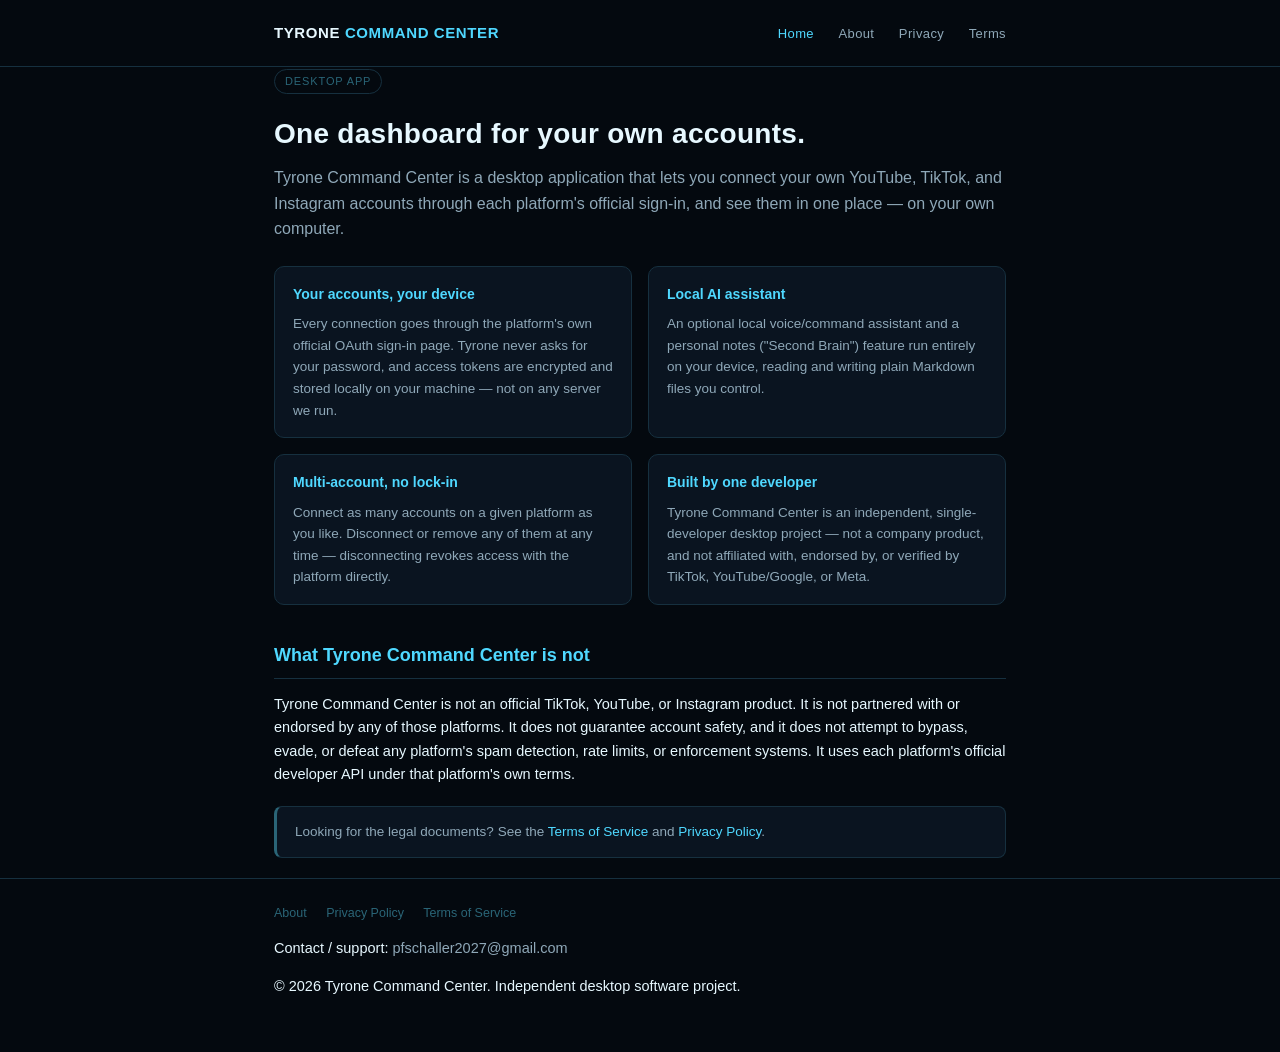
<file: index.html>
<!DOCTYPE html>
<html lang="en">
<head>
<meta charset="UTF-8">
<meta name="viewport" content="width=device-width, initial-scale=1.0">
<title>Tyrone Command Center</title>
<meta name="description" content="Tyrone Command Center is a desktop dashboard for managing your own connected YouTube, TikTok, and Instagram accounts, plus a local AI assistant and knowledge base.">
<link rel="stylesheet" href="style.css">
</head>
<body>
<header class="site-header">
  <div class="wrap">
    <div class="brand">TYRONE <span>COMMAND CENTER</span></div>
    <nav class="site-nav">
      <a href="index.html" class="active">Home</a>
      <a href="about.html">About</a>
      <a href="privacy.html">Privacy</a>
      <a href="terms.html">Terms</a>
    </nav>
  </div>
</header>

<main class="wrap">
  <span class="tag">Desktop App</span>
  <h1>One dashboard for your own accounts.</h1>
  <p class="lede">Tyrone Command Center is a desktop application that lets you connect your own YouTube, TikTok, and Instagram accounts through each platform's official sign-in, and see them in one place — on your own computer.</p>

  <div class="grid">
    <div class="card">
      <h3>Your accounts, your device</h3>
      <p>Every connection goes through the platform's own official OAuth sign-in page. Tyrone never asks for your password, and access tokens are encrypted and stored locally on your machine — not on any server we run.</p>
    </div>
    <div class="card">
      <h3>Local AI assistant</h3>
      <p>An optional local voice/command assistant and a personal notes ("Second Brain") feature run entirely on your device, reading and writing plain Markdown files you control.</p>
    </div>
    <div class="card">
      <h3>Multi-account, no lock-in</h3>
      <p>Connect as many accounts on a given platform as you like. Disconnect or remove any of them at any time — disconnecting revokes access with the platform directly.</p>
    </div>
    <div class="card">
      <h3>Built by one developer</h3>
      <p>Tyrone Command Center is an independent, single-developer desktop project — not a company product, and not affiliated with, endorsed by, or verified by TikTok, YouTube/Google, or Meta.</p>
    </div>
  </div>

  <h2>What Tyrone Command Center is not</h2>
  <p>Tyrone Command Center is not an official TikTok, YouTube, or Instagram product. It is not partnered with or endorsed by any of those platforms. It does not guarantee account safety, and it does not attempt to bypass, evade, or defeat any platform's spam detection, rate limits, or enforcement systems. It uses each platform's official developer API under that platform's own terms.</p>

  <div class="callout">
    Looking for the legal documents? See the <a href="terms.html">Terms of Service</a> and <a href="privacy.html">Privacy Policy</a>.
  </div>
</main>

<footer class="site-footer">
  <div class="wrap">
    <div class="links">
      <a href="about.html">About</a>
      <a href="privacy.html">Privacy Policy</a>
      <a href="terms.html">Terms of Service</a>
    </div>
    <p>Contact / support: <a href="mailto:pfschaller2027@gmail.com">pfschaller2027@gmail.com</a></p>
    <p>© 2026 Tyrone Command Center. Independent desktop software project.</p>
  </div>
</footer>
</body>
</html>
</file>
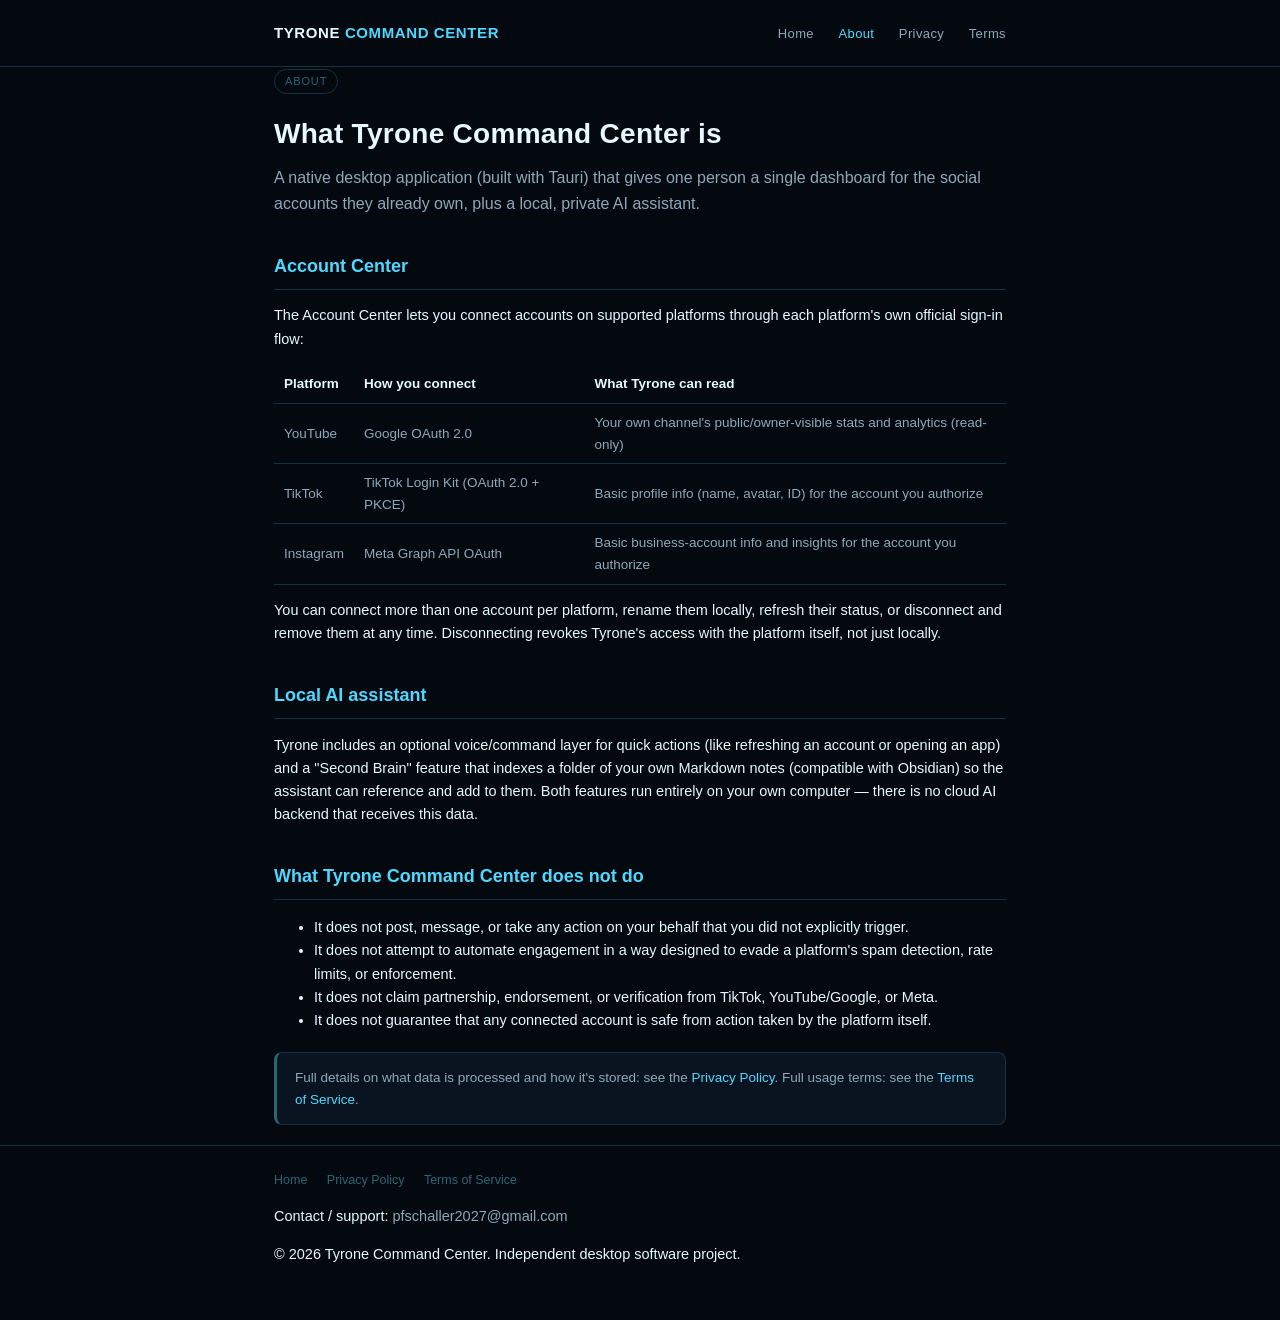
<file: about.html>
<!DOCTYPE html>
<html lang="en">
<head>
<meta charset="UTF-8">
<meta name="viewport" content="width=device-width, initial-scale=1.0">
<title>About — Tyrone Command Center</title>
<meta name="description" content="What Tyrone Command Center is, how the TikTok, YouTube, and Instagram integrations work, and what it does not do.">
<link rel="stylesheet" href="style.css">
</head>
<body>
<header class="site-header">
  <div class="wrap">
    <div class="brand">TYRONE <span>COMMAND CENTER</span></div>
    <nav class="site-nav">
      <a href="index.html">Home</a>
      <a href="about.html" class="active">About</a>
      <a href="privacy.html">Privacy</a>
      <a href="terms.html">Terms</a>
    </nav>
  </div>
</header>

<main class="wrap">
  <span class="tag">About</span>
  <h1>What Tyrone Command Center is</h1>
  <p class="lede">A native desktop application (built with Tauri) that gives one person a single dashboard for the social accounts they already own, plus a local, private AI assistant.</p>

  <h2>Account Center</h2>
  <p>The Account Center lets you connect accounts on supported platforms through each platform's own official sign-in flow:</p>
  <table>
    <tr><th>Platform</th><th>How you connect</th><th>What Tyrone can read</th></tr>
    <tr><td>YouTube</td><td>Google OAuth 2.0</td><td>Your own channel's public/owner-visible stats and analytics (read-only)</td></tr>
    <tr><td>TikTok</td><td>TikTok Login Kit (OAuth 2.0 + PKCE)</td><td>Basic profile info (name, avatar, ID) for the account you authorize</td></tr>
    <tr><td>Instagram</td><td>Meta Graph API OAuth</td><td>Basic business-account info and insights for the account you authorize</td></tr>
  </table>
  <p>You can connect more than one account per platform, rename them locally, refresh their status, or disconnect and remove them at any time. Disconnecting revokes Tyrone's access with the platform itself, not just locally.</p>

  <h2>Local AI assistant</h2>
  <p>Tyrone includes an optional voice/command layer for quick actions (like refreshing an account or opening an app) and a "Second Brain" feature that indexes a folder of your own Markdown notes (compatible with Obsidian) so the assistant can reference and add to them. Both features run entirely on your own computer — there is no cloud AI backend that receives this data.</p>

  <h2>What Tyrone Command Center does not do</h2>
  <ul>
    <li>It does not post, message, or take any action on your behalf that you did not explicitly trigger.</li>
    <li>It does not attempt to automate engagement in a way designed to evade a platform's spam detection, rate limits, or enforcement.</li>
    <li>It does not claim partnership, endorsement, or verification from TikTok, YouTube/Google, or Meta.</li>
    <li>It does not guarantee that any connected account is safe from action taken by the platform itself.</li>
  </ul>

  <div class="callout">
    Full details on what data is processed and how it's stored: see the <a href="privacy.html">Privacy Policy</a>. Full usage terms: see the <a href="terms.html">Terms of Service</a>.
  </div>
</main>

<footer class="site-footer">
  <div class="wrap">
    <div class="links">
      <a href="index.html">Home</a>
      <a href="privacy.html">Privacy Policy</a>
      <a href="terms.html">Terms of Service</a>
    </div>
    <p>Contact / support: <a href="mailto:pfschaller2027@gmail.com">pfschaller2027@gmail.com</a></p>
    <p>© 2026 Tyrone Command Center. Independent desktop software project.</p>
  </div>
</footer>
</body>
</html>
</file>
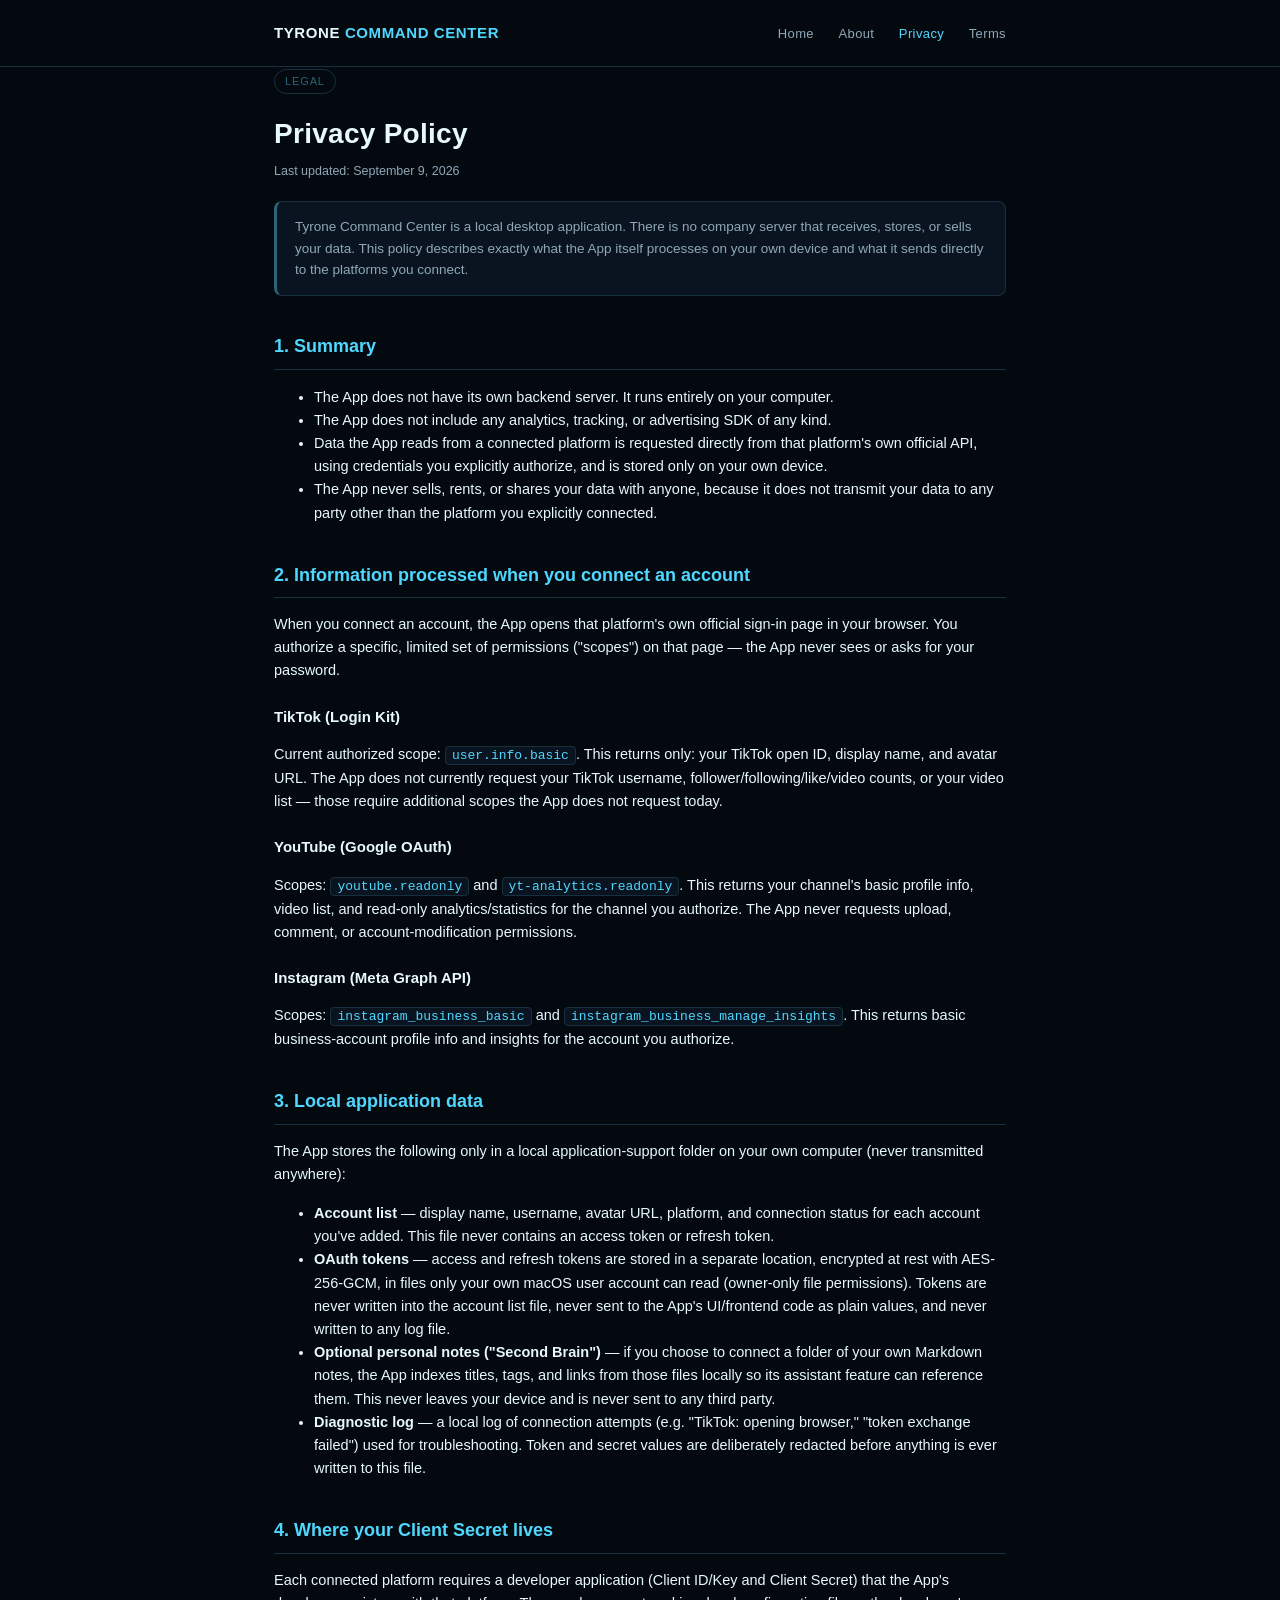
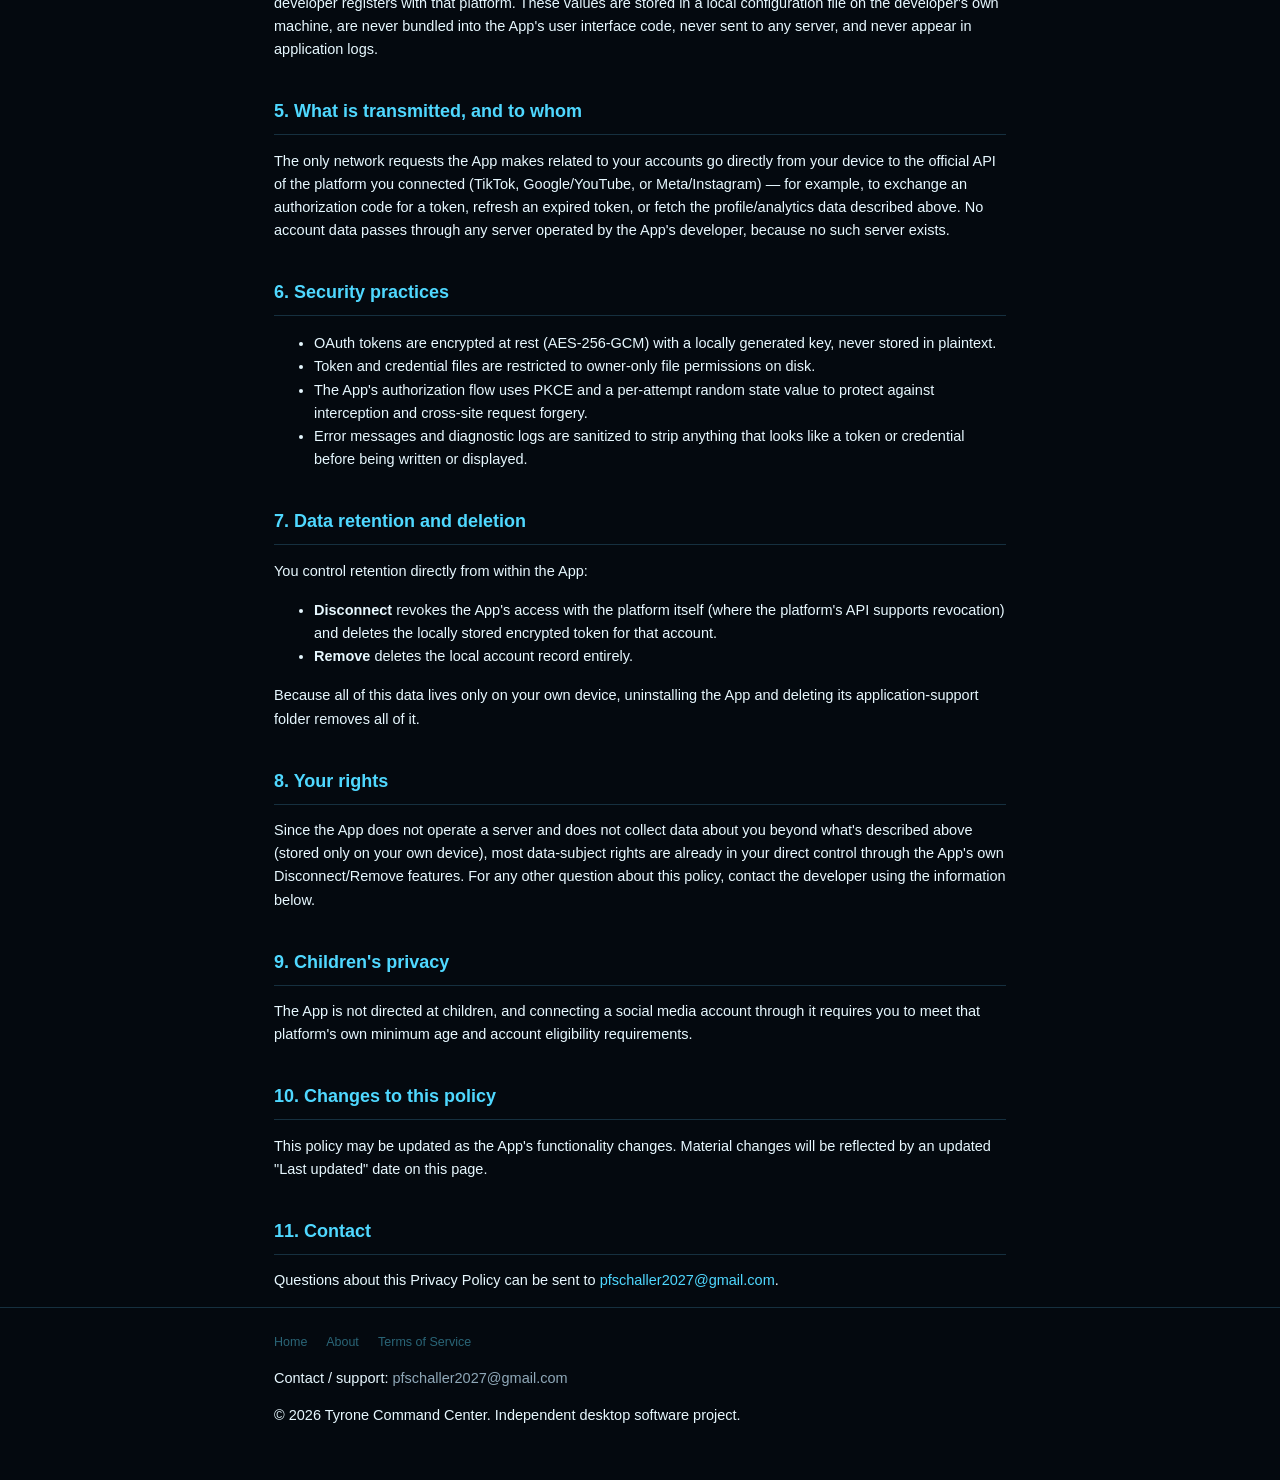
<file: privacy.html>
<!DOCTYPE html>
<html lang="en">
<head>
<meta charset="UTF-8">
<meta name="viewport" content="width=device-width, initial-scale=1.0">
<title>Privacy Policy — Tyrone Command Center</title>
<meta name="description" content="Privacy Policy for Tyrone Command Center — what data is processed, how OAuth tokens are stored, and what is never collected.">
<link rel="stylesheet" href="style.css">
</head>
<body>
<header class="site-header">
  <div class="wrap">
    <div class="brand">TYRONE <span>COMMAND CENTER</span></div>
    <nav class="site-nav">
      <a href="index.html">Home</a>
      <a href="about.html">About</a>
      <a href="privacy.html" class="active">Privacy</a>
      <a href="terms.html">Terms</a>
    </nav>
  </div>
</header>

<main class="wrap">
  <span class="tag">Legal</span>
  <h1>Privacy Policy</h1>
  <p class="meta">Last updated: September 9, 2026</p>

  <div class="callout">
    Tyrone Command Center is a local desktop application. There is no company server that receives, stores, or sells your data. This policy describes exactly what the App itself processes on your own device and what it sends directly to the platforms you connect.
  </div>

  <h2>1. Summary</h2>
  <ul>
    <li>The App does not have its own backend server. It runs entirely on your computer.</li>
    <li>The App does not include any analytics, tracking, or advertising SDK of any kind.</li>
    <li>Data the App reads from a connected platform is requested directly from that platform's own official API, using credentials you explicitly authorize, and is stored only on your own device.</li>
    <li>The App never sells, rents, or shares your data with anyone, because it does not transmit your data to any party other than the platform you explicitly connected.</li>
  </ul>

  <h2>2. Information processed when you connect an account</h2>
  <p>When you connect an account, the App opens that platform's own official sign-in page in your browser. You authorize a specific, limited set of permissions ("scopes") on that page — the App never sees or asks for your password.</p>

  <h3>TikTok (Login Kit)</h3>
  <p>Current authorized scope: <code>user.info.basic</code>. This returns only: your TikTok open ID, display name, and avatar URL. The App does not currently request your TikTok username, follower/following/like/video counts, or your video list — those require additional scopes the App does not request today.</p>

  <h3>YouTube (Google OAuth)</h3>
  <p>Scopes: <code>youtube.readonly</code> and <code>yt-analytics.readonly</code>. This returns your channel's basic profile info, video list, and read-only analytics/statistics for the channel you authorize. The App never requests upload, comment, or account-modification permissions.</p>

  <h3>Instagram (Meta Graph API)</h3>
  <p>Scopes: <code>instagram_business_basic</code> and <code>instagram_business_manage_insights</code>. This returns basic business-account profile info and insights for the account you authorize.</p>

  <h2>3. Local application data</h2>
  <p>The App stores the following only in a local application-support folder on your own computer (never transmitted anywhere):</p>
  <ul>
    <li><strong>Account list</strong> — display name, username, avatar URL, platform, and connection status for each account you've added. This file never contains an access token or refresh token.</li>
    <li><strong>OAuth tokens</strong> — access and refresh tokens are stored in a separate location, encrypted at rest with AES-256-GCM, in files only your own macOS user account can read (owner-only file permissions). Tokens are never written into the account list file, never sent to the App's UI/frontend code as plain values, and never written to any log file.</li>
    <li><strong>Optional personal notes ("Second Brain")</strong> — if you choose to connect a folder of your own Markdown notes, the App indexes titles, tags, and links from those files locally so its assistant feature can reference them. This never leaves your device and is never sent to any third party.</li>
    <li><strong>Diagnostic log</strong> — a local log of connection attempts (e.g. "TikTok: opening browser," "token exchange failed") used for troubleshooting. Token and secret values are deliberately redacted before anything is ever written to this file.</li>
  </ul>

  <h2>4. Where your Client Secret lives</h2>
  <p>Each connected platform requires a developer application (Client ID/Key and Client Secret) that the App's developer registers with that platform. These values are stored in a local configuration file on the developer's own machine, are never bundled into the App's user interface code, never sent to any server, and never appear in application logs.</p>

  <h2>5. What is transmitted, and to whom</h2>
  <p>The only network requests the App makes related to your accounts go directly from your device to the official API of the platform you connected (TikTok, Google/YouTube, or Meta/Instagram) — for example, to exchange an authorization code for a token, refresh an expired token, or fetch the profile/analytics data described above. No account data passes through any server operated by the App's developer, because no such server exists.</p>

  <h2>6. Security practices</h2>
  <ul>
    <li>OAuth tokens are encrypted at rest (AES-256-GCM) with a locally generated key, never stored in plaintext.</li>
    <li>Token and credential files are restricted to owner-only file permissions on disk.</li>
    <li>The App's authorization flow uses PKCE and a per-attempt random state value to protect against interception and cross-site request forgery.</li>
    <li>Error messages and diagnostic logs are sanitized to strip anything that looks like a token or credential before being written or displayed.</li>
  </ul>

  <h2>7. Data retention and deletion</h2>
  <p>You control retention directly from within the App:</p>
  <ul>
    <li><strong>Disconnect</strong> revokes the App's access with the platform itself (where the platform's API supports revocation) and deletes the locally stored encrypted token for that account.</li>
    <li><strong>Remove</strong> deletes the local account record entirely.</li>
  </ul>
  <p>Because all of this data lives only on your own device, uninstalling the App and deleting its application-support folder removes all of it.</p>

  <h2>8. Your rights</h2>
  <p>Since the App does not operate a server and does not collect data about you beyond what's described above (stored only on your own device), most data-subject rights are already in your direct control through the App's own Disconnect/Remove features. For any other question about this policy, contact the developer using the information below.</p>

  <h2>9. Children's privacy</h2>
  <p>The App is not directed at children, and connecting a social media account through it requires you to meet that platform's own minimum age and account eligibility requirements.</p>

  <h2>10. Changes to this policy</h2>
  <p>This policy may be updated as the App's functionality changes. Material changes will be reflected by an updated "Last updated" date on this page.</p>

  <h2>11. Contact</h2>
  <p>Questions about this Privacy Policy can be sent to <a href="mailto:pfschaller2027@gmail.com">pfschaller2027@gmail.com</a>.</p>
</main>

<footer class="site-footer">
  <div class="wrap">
    <div class="links">
      <a href="index.html">Home</a>
      <a href="about.html">About</a>
      <a href="terms.html">Terms of Service</a>
    </div>
    <p>Contact / support: <a href="mailto:pfschaller2027@gmail.com">pfschaller2027@gmail.com</a></p>
    <p>© 2026 Tyrone Command Center. Independent desktop software project.</p>
  </div>
</footer>
</body>
</html>
</file>
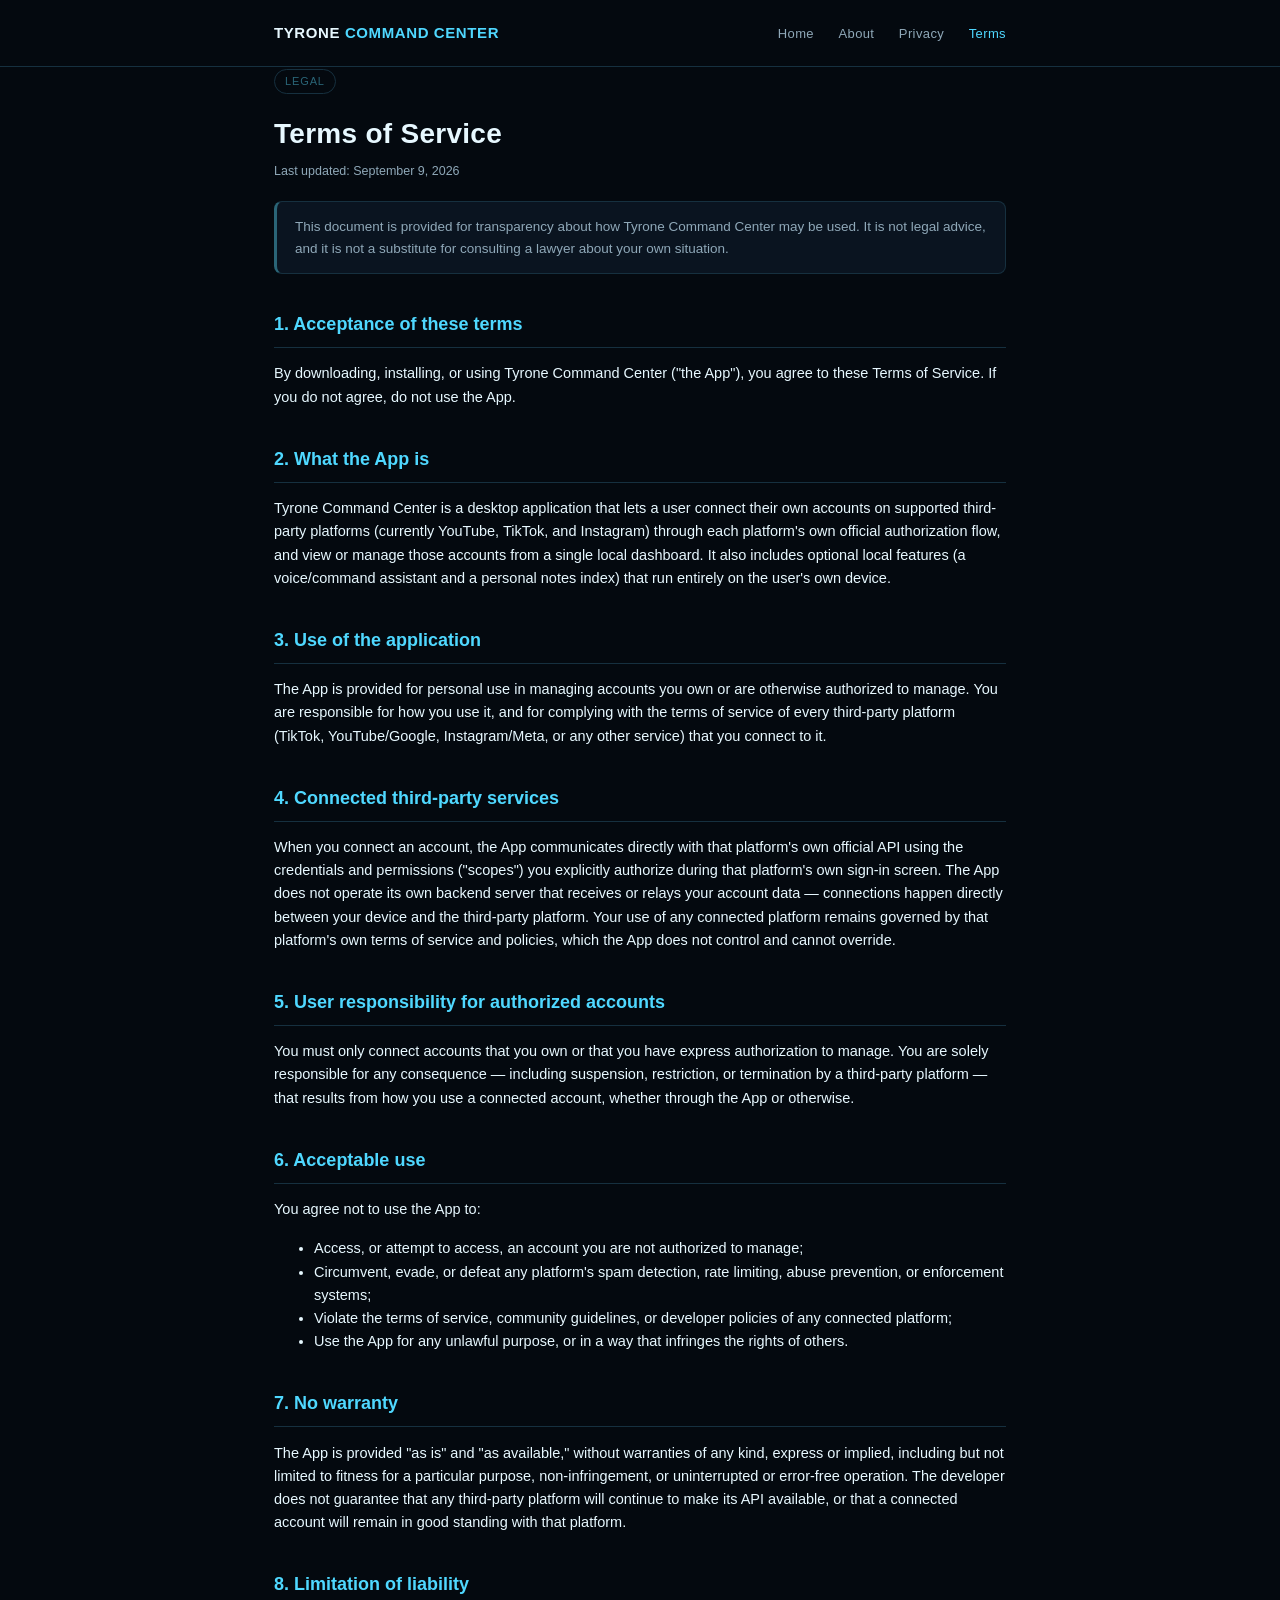
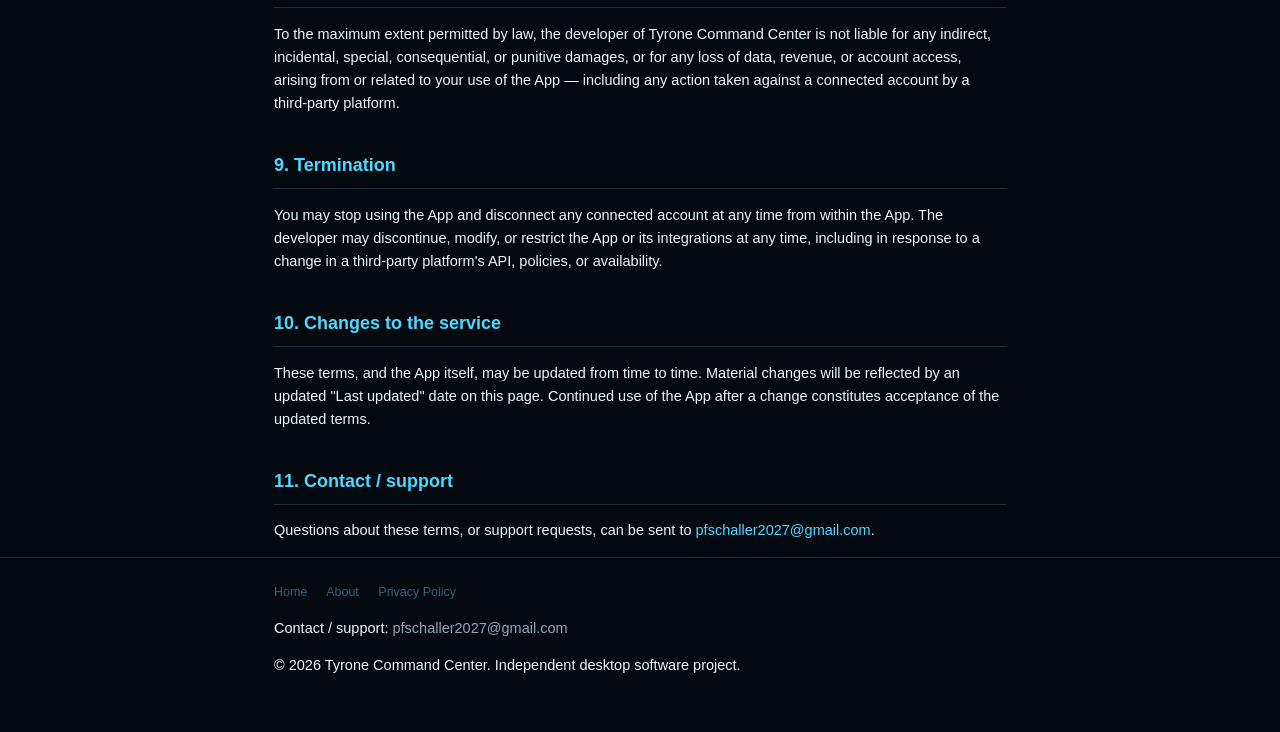
<file: terms.html>
<!DOCTYPE html>
<html lang="en">
<head>
<meta charset="UTF-8">
<meta name="viewport" content="width=device-width, initial-scale=1.0">
<title>Terms of Service — Tyrone Command Center</title>
<meta name="description" content="Terms of Service for Tyrone Command Center.">
<link rel="stylesheet" href="style.css">
</head>
<body>
<header class="site-header">
  <div class="wrap">
    <div class="brand">TYRONE <span>COMMAND CENTER</span></div>
    <nav class="site-nav">
      <a href="index.html">Home</a>
      <a href="about.html">About</a>
      <a href="privacy.html">Privacy</a>
      <a href="terms.html" class="active">Terms</a>
    </nav>
  </div>
</header>

<main class="wrap">
  <span class="tag">Legal</span>
  <h1>Terms of Service</h1>
  <p class="meta">Last updated: September 9, 2026</p>

  <div class="callout">
    This document is provided for transparency about how Tyrone Command Center may be used. It is not legal advice, and it is not a substitute for consulting a lawyer about your own situation.
  </div>

  <h2>1. Acceptance of these terms</h2>
  <p>By downloading, installing, or using Tyrone Command Center ("the App"), you agree to these Terms of Service. If you do not agree, do not use the App.</p>

  <h2>2. What the App is</h2>
  <p>Tyrone Command Center is a desktop application that lets a user connect their own accounts on supported third-party platforms (currently YouTube, TikTok, and Instagram) through each platform's own official authorization flow, and view or manage those accounts from a single local dashboard. It also includes optional local features (a voice/command assistant and a personal notes index) that run entirely on the user's own device.</p>

  <h2>3. Use of the application</h2>
  <p>The App is provided for personal use in managing accounts you own or are otherwise authorized to manage. You are responsible for how you use it, and for complying with the terms of service of every third-party platform (TikTok, YouTube/Google, Instagram/Meta, or any other service) that you connect to it.</p>

  <h2>4. Connected third-party services</h2>
  <p>When you connect an account, the App communicates directly with that platform's own official API using the credentials and permissions ("scopes") you explicitly authorize during that platform's own sign-in screen. The App does not operate its own backend server that receives or relays your account data — connections happen directly between your device and the third-party platform. Your use of any connected platform remains governed by that platform's own terms of service and policies, which the App does not control and cannot override.</p>

  <h2>5. User responsibility for authorized accounts</h2>
  <p>You must only connect accounts that you own or that you have express authorization to manage. You are solely responsible for any consequence — including suspension, restriction, or termination by a third-party platform — that results from how you use a connected account, whether through the App or otherwise.</p>

  <h2>6. Acceptable use</h2>
  <p>You agree not to use the App to:</p>
  <ul>
    <li>Access, or attempt to access, an account you are not authorized to manage;</li>
    <li>Circumvent, evade, or defeat any platform's spam detection, rate limiting, abuse prevention, or enforcement systems;</li>
    <li>Violate the terms of service, community guidelines, or developer policies of any connected platform;</li>
    <li>Use the App for any unlawful purpose, or in a way that infringes the rights of others.</li>
  </ul>

  <h2>7. No warranty</h2>
  <p>The App is provided "as is" and "as available," without warranties of any kind, express or implied, including but not limited to fitness for a particular purpose, non-infringement, or uninterrupted or error-free operation. The developer does not guarantee that any third-party platform will continue to make its API available, or that a connected account will remain in good standing with that platform.</p>

  <h2>8. Limitation of liability</h2>
  <p>To the maximum extent permitted by law, the developer of Tyrone Command Center is not liable for any indirect, incidental, special, consequential, or punitive damages, or for any loss of data, revenue, or account access, arising from or related to your use of the App — including any action taken against a connected account by a third-party platform.</p>

  <h2>9. Termination</h2>
  <p>You may stop using the App and disconnect any connected account at any time from within the App. The developer may discontinue, modify, or restrict the App or its integrations at any time, including in response to a change in a third-party platform's API, policies, or availability.</p>

  <h2>10. Changes to the service</h2>
  <p>These terms, and the App itself, may be updated from time to time. Material changes will be reflected by an updated "Last updated" date on this page. Continued use of the App after a change constitutes acceptance of the updated terms.</p>

  <h2>11. Contact / support</h2>
  <p>Questions about these terms, or support requests, can be sent to <a href="mailto:pfschaller2027@gmail.com">pfschaller2027@gmail.com</a>.</p>
</main>

<footer class="site-footer">
  <div class="wrap">
    <div class="links">
      <a href="index.html">Home</a>
      <a href="about.html">About</a>
      <a href="privacy.html">Privacy Policy</a>
    </div>
    <p>Contact / support: <a href="mailto:pfschaller2027@gmail.com">pfschaller2027@gmail.com</a></p>
    <p>© 2026 Tyrone Command Center. Independent desktop software project.</p>
  </div>
</footer>
</body>
</html>
</file>
<file: style.css>
:root {
  --bg: #04090f;
  --bg-panel: #0a1420;
  --border: #16303f;
  --text: #e7f8ff;
  --text-muted: #8fa8b8;
  --accent: #4fd8ff;
  --accent-dim: #2a6577;
}

* { box-sizing: border-box; }

html, body {
  margin: 0;
  padding: 0;
  background: var(--bg);
  color: var(--text);
  font-family: -apple-system, BlinkMacSystemFont, "Segoe UI", Helvetica, Arial, sans-serif;
  line-height: 1.6;
}

a { color: var(--accent); text-decoration: none; }
a:hover { text-decoration: underline; }

.wrap {
  max-width: 780px;
  margin: 0 auto;
  padding: 0 24px;
}

header.site-header {
  border-bottom: 1px solid var(--border);
  padding: 20px 0;
}

header.site-header .wrap {
  display: flex;
  align-items: center;
  justify-content: space-between;
  flex-wrap: wrap;
  gap: 12px;
}

.brand {
  font-weight: 700;
  letter-spacing: 0.04em;
  font-size: 15px;
  color: var(--text);
}

.brand span { color: var(--accent); }

nav.site-nav a {
  color: var(--text-muted);
  margin-left: 20px;
  font-size: 13px;
  letter-spacing: 0.03em;
}

nav.site-nav a:hover, nav.site-nav a.active { color: var(--accent); text-decoration: none; }

main {
  padding: 56px 0 40px;
}

h1 {
  font-size: 28px;
  margin: 0 0 8px;
  letter-spacing: 0.01em;
}

h2 {
  font-size: 18px;
  margin: 36px 0 12px;
  color: var(--accent);
  border-bottom: 1px solid var(--border);
  padding-bottom: 8px;
}

h3 {
  font-size: 15px;
  margin: 22px 0 8px;
  color: var(--text);
}

p, li { color: var(--text); font-size: 14.5px; }
p.lede { color: var(--text-muted); font-size: 16px; margin-top: 0; }

.tag {
  display: inline-block;
  font-size: 11px;
  letter-spacing: 0.08em;
  text-transform: uppercase;
  color: var(--accent-dim);
  border: 1px solid var(--border);
  border-radius: 999px;
  padding: 3px 10px;
  margin-bottom: 18px;
}

.grid {
  display: grid;
  grid-template-columns: 1fr 1fr;
  gap: 16px;
  margin: 24px 0;
}

@media (max-width: 600px) {
  .grid { grid-template-columns: 1fr; }
}

.card {
  border: 1px solid var(--border);
  background: var(--bg-panel);
  border-radius: 10px;
  padding: 16px 18px;
}

.card h3 { margin-top: 0; color: var(--accent); font-size: 14px; }
.card p { color: var(--text-muted); font-size: 13.5px; margin: 0; }

.callout {
  border: 1px solid var(--border);
  background: var(--bg-panel);
  border-left: 3px solid var(--accent-dim);
  border-radius: 8px;
  padding: 14px 18px;
  margin: 20px 0;
  color: var(--text-muted);
  font-size: 13.5px;
}

.meta {
  color: var(--text-muted);
  font-size: 12.5px;
  margin-top: -4px;
}

footer.site-footer {
  border-top: 1px solid var(--border);
  padding: 24px 0 40px;
  color: var(--text-muted);
  font-size: 12.5px;
}

footer.site-footer a { color: var(--text-muted); }
footer.site-footer .links a { margin-right: 16px; color: var(--accent-dim); }

code {
  background: var(--bg-panel);
  border: 1px solid var(--border);
  border-radius: 4px;
  padding: 1px 6px;
  font-size: 13px;
  color: var(--accent);
}

table { width: 100%; border-collapse: collapse; margin: 12px 0; font-size: 13.5px; }
th, td { text-align: left; padding: 8px 10px; border-bottom: 1px solid var(--border); color: var(--text-muted); }
th { color: var(--text); font-weight: 600; }
</file>
